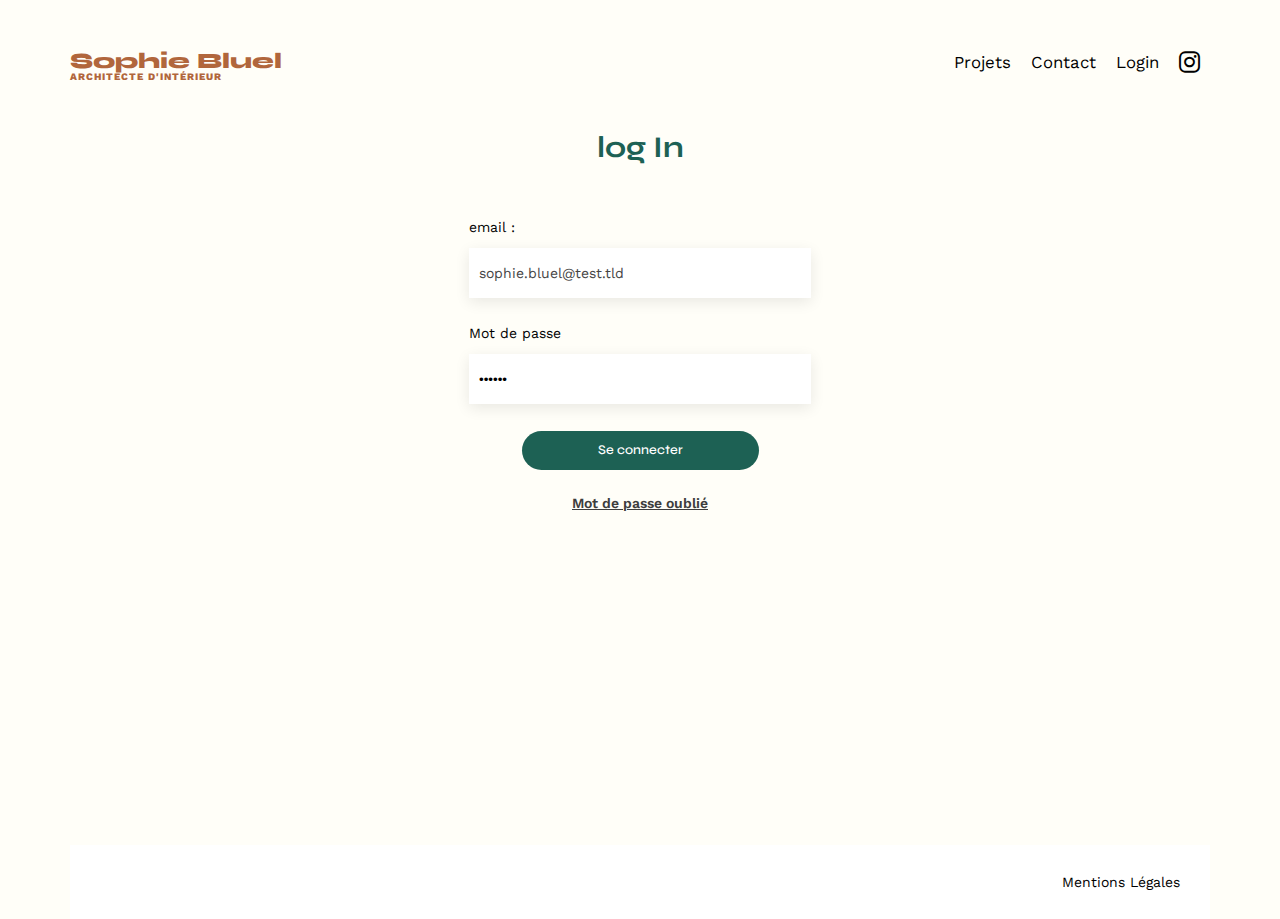
<file: FrontEnd/login.html>
<!DOCTYPE html>
<html lang="fr">
<head>
    <meta charset="UTF-8">
    <title>Sophie Bluel - Architecte d'intérieur</title>
    <meta name="viewport" content="width=device-width, initial-scale=1.0">
    <link rel="preconnect" href="https://fonts.googleapis.com">
	<link rel="preconnect" href="https://fonts.gstatic.com" crossorigin>
	<link href="https://fonts.googleapis.com/css2?family=Syne:wght@700;800&family=Work+Sans&display=swap" rel="stylesheet">
    <link rel="stylesheet" href="https://cdnjs.cloudflare.com/ajax/libs/font-awesome/6.0.0-beta3/css/all.min.css">
	<meta name="description" content="">
    <link rel="stylesheet" href="./assets/style.css">
    
</head>
<body>
    <header id="header" class="header">
        <h1>Sophie Bluel <span>ARCHITECTE D'INTÉRIEUR</span></h1>
        <nav>
            <ul>
                <li><a href="index.html#portfolio">Projets</a></li>
                <li><a href="index.html#SectionAncre" class="btn">Contact</a></li>
            
                <li><a href="login.html">Login</a></li>
                <li><a class="fa-brands fa-instagram"></a></li>
            </ul>
        </nav>

    </header>
    <main>
            <section id="login"> 
                <H2> log In</H2>
                    <form id="Connexion"> 
        
                        <label for="email">email :</label>
                        <input type="email" id="email" name="email" value="sophie.bluel@test.tld">
                        <label for="password">Mot de passe</label>
                        <input type="password" id="password" name="password" value="S0phie">
                        <input type="submit" value="Se connecter" id="btnlogin">
                </form>
                <p><a href="#">Mot de passe oublié</a></p>
        </section>  
    </main>

    <footer>
        <nav>
            <ul>
                <li>Mentions Légales</li>
            </ul>
        </nav>
    </footer>


        <script src="login.js"></script>
    </body>
    </html>
</file>
<file: FrontEnd/assets/style.css>
/* http://meyerweb.com/eric/tools/css/reset/
   v2.0 | 20110126
   License: none (public domain)
*/

html, body, div, span, applet, object, iframe,
h1, h2, h3, h4, h5, h6, p, blockquote, pre,
a, abbr, acronym, address, big, cite, code,
del, dfn, em, img, ins, kbd, q, s, samp,
small, strike, strong, sub, sup, tt, var,
b, u, i, center,
dl, dt, dd, ol, ul, li,
fieldset, form, label, legend,
table, caption, tbody, tfoot, thead, tr, th, td,
article, aside, canvas, details, embed,
figure, figcaption, footer, header, hgroup,
menu, nav, output, ruby, section, summary,
time, mark, audio, video {
	margin: 0;
	padding: 0;
	border: 0;
	font-size: 100%;
	font: inherit;
	vertical-align: baseline;
}
/* HTML5 display-role reset for older browsers */
article, aside, details, figcaption, figure,
footer, header, hgroup, menu, nav, section {
	display: block;
}
body {
	line-height: 1;
}
ol, ul {
	list-style: none;
}
blockquote, q {
	quotes: none;
}
blockquote:before, blockquote:after,
q:before, q:after {
	content: '';
	content: none;
}
table {
	border-collapse: collapse;
	border-spacing: 0;
}
/** end reset css**/



html {
	background: #FFFEF8;
}

body {
	max-width: 1140px;
	margin:auto;
	font-family: 'Work Sans' ;
	font-size: 14px;
}
header {
	display: flex;
	justify-content: space-between;
	margin: 50px 0
}
section {
	margin: 50px 0
}


h1{
	display: flex;
	flex-direction: column;
	font-family: 'Syne';
	font-size: 22px;
	font-weight: 800;
	color: #B1663C
}

h1 > span {
	font-family: 'Work Sans';
	font-size:10px;
	letter-spacing: 0.1em;

}

h2{
	font-family: 'Syne';
	font-weight: 700;
	font-size: 30px;
	color: #1D6154
}

section {
	margin: 50px 0
}


figure img {
width: 76.86px;
height: auto;
border: 5px 
}


.fa-instagram {
    font-size: 24px; 
}



button, input[type="submit"] {
	cursor: pointer;
	height: 39px;
}
input[type="text"], option, textarea, input[type="email"], #selectCategory {
	font-family: 'Work Sans';
	font-size:1em;
	color: #444444 ;  
}

nav ul {
	display: flex;
	align-items: center;
	list-style-type: none;

}
header li {
	
	padding: 0 10px;
	font-size: 1.2em;
	text-decoration: none;
}

li:hover {
	color: #B1663C;
}
#introduction {
	display: flex;
	align-items: center;
}
#introduction figure {
	flex: 1
}
#introduction img {
	display: block;
	margin: auto;
	width: 80%;
}

#introduction article {
	flex: 1
}
#introduction h2 {
	margin-bottom: 1em;
}

#introduction p {
	margin-bottom: 0.5em;
}
#portfolio h2 {
	text-align: center;
	margin-bottom: 1em;
}
.gallery {
	width: 100%;
	display: grid;
	grid-template-columns: 1fr 1fr 1fr;
	grid-column-gap: 20px;
	grid-row-gap: 20px;
}

.gallery img {
	width: 100%;

}
#contact {
	width: 50%;
margin: auto;
}
#contact > * {
	text-align: center;

}
#contact h2{
	margin-bottom: 20px;
}
#contact form {
	text-align: left;
	margin-top:30px;
	display: flex;
	flex-direction: column;
}

#contact input {
	height: 50px;
	font-size: 1.2em;
	border: none;
	box-shadow: 0px 4px 14px rgba(0, 0, 0, 0.09);
}
#contact label {
	margin: 2em 0 1em 0;
}
#contact textarea {
	border: none;
	box-shadow: 0px 4px 14px rgba(0, 0, 0, 0.09);
	padding: 10px;
	box-sizing: border-box;
}

input[type="submit"]{
	font-family: 'Syne';
	font-weight: 500;
	color: white;
	background-color: #1D6154;
	margin : 2em auto ;
	width: 237px;
	text-align: center;
	border-radius: 60px ;
	font-size: 1,2em;
	height: 39px;
	border: none;
	display: block;
	
}

.modalContent input[type="submit"] {
	position: absolute;
	right: 200px;
	left: 195px;
	top: 580px;
}


.index-footer {
position:absolute;
left: 0px;
right: 0px;

}

.index-footer nav{

	margin-right: 150px;
}

footer{
	background-color: white;
	padding: 2px;

}

footer nav {
	display: flex;
	justify-content: flex-end;
	margin: 2em;
}

#contact, #login {
	width: 30%;
	margin: auto;
}

li a {
text-decoration: none;

}

li a{
    
    color: black; 
}

#contact, #login > * {
	text-align: center;
}


#contact h2, #login h2 {
	margin-bottom: 20px;
}
#contact form, #login form {
	text-align: left;
	margin-top:30px;
	display: flex;
	flex-direction: column;
}
#contact input:not([type="submit"]), #login input:not([type="submit"]), .modal input:not([type="submit"]), #selectCategory {
	height: 50px;
	border: none;
	box-shadow: 0px 4px 14px rgba(0, 0, 0, 0.09);
	padding: 10px;
	box-sizing: border-box;
	
}
#contact label, #login label {
	margin: 2em 0 1em 0;
}


#login a {
text-decoration: underline;
font-family: 'Work Sans';
font-style: normal;
font-weight: 600;
color: #3D3D3D;;
}

#login {
	margin-top: 50px;
	margin-bottom: 335px;
}



/***** MODALE ******/


.modal {
	display: none; /* Masquer par défaut */
	position: fixed;
	top: 0;
	left: 0;
	width: 100%;
	height: 100%;
	background-color: rgba(0, 0, 0, 0.5); /* Fond sombre */
	z-index: 1000; /* Assurez-vous qu'il est au-dessus des autres éléments */
  }
  
  .modal.visible {
	display: block; /* Afficher lorsque la classe 'visible' est ajoutée */
  }
  
  .modalWrapper {
	position: relative; 
  
	padding: 20px;
	background: white;
	 border-radius: 10px;
	 width: 590px;
	 height: 650px;
	 margin-left:606px;
	 margin-top: 98px;
	 

  }

  .modalTitle {
	font-size: 26px;
	
	margin-bottom: 47px;
	position: relative;
	top: 5px;
}
  
  .modalHeader i {
	cursor: pointer;
  }

 
  .modalheader {
	display: flex;
	flex-direction: row;
	width: 100%;
	justify-content: flex-end;
}
  
H3.modalTitle {
	display: flex;
	flex-direction: row;
	flex-wrap: nowrap;
	justify-content: center;
	align-items: stretch;
	align-content: stretch;
	
}

  #galleryImages figure {
	display: inline-block;
	margin: 4px;
	position: relative;
	padding-bottom: 20px;
	
  }

  #galleryImages{
	
	padding-left : 80px;
	
	width: 80%;
	
	
  }
  
  .deleteImageBtn {
	position: absolute;
	top: -5px;
	right: 0;
	background: transparent;
	border: none;
	cursor: pointer;
	
  }
  
  .deleteImageBtn i {
	color: white;
	background-color: #000000;
padding: 3px;
border-radius: 2px;

  }
  .fa-solid.fa-xmark{
	
		background: none; 
		border: none;    
		color: black;    
		font-size: 22px;  
		cursor: pointer;  
		padding: 0;      
		margin: 0;   
		 
		
		
		
	}

	.fa-regular.fa-image{
	color: rgb(199, 199, 199);
	font-size: 76px;
	

	}
  

  
.fa-solid.fa-trash-can{
	font-size: x-small;
}


.separateur {
    height: 1px;
    background-color: #B3B3B3;
    margin: 20px 0;
	width: 66%;
	position: absolute;
	left: 105px;
	bottom: 98px;
}


  /*bouton Ajouter une photo */

#addPictureBtn {
    font-family: 'Syne';
    font-weight: 500;
    color: white;
    background-color: #1D6154; 
    border-radius: 60px; 
    border: none; 
	width: 237px;
	height: 36px;
    padding: 10px 20px; 
    font-size: 1em; 
    text-align: center; 
    margin: 20px 0; 
	position: absolute;
	right: 200px;
	left: 195px;
	top: 590px;
}

 


/* Conteneur principal de la section portfolio */
#portfolio {
    padding: 50px; 
}

/* Conteneur pour le titre et le bouton Modifier */
.portfolio-container {
	display: flex;
    justify-content: center; 
    align-items: center;
    position: relative; 
	margin-bottom: 50px;
}

/* Style pour le titre "Mes Projets" */
.portfolio-title {
    margin: 0;
	margin-right: 10px;
}

/* Style pour le texte Modifier avec l'icône */
.edit-button {
    display: flex;
    align-items: center;
    cursor: pointer;
    color: #1D6154;
	margin-top: -25px;
}

.edit-button i {
    margin-right: 5px; 
    font-size: 1.2em; 
	
	
}

#editButton {
    font-size: 1em; 
    font-weight: 700; 
}

#labelPhoto {
	display: flex;
	flex-direction: column;
	align-items: center;
	height: 182px;
	background-color: #E8F1F6;
	border-radius: 3px;
	margin-bottom: 30px;
	text-align: center;
	width: 70%;
	padding-top: 25px;
	position: relative;
	box-sizing: border-box;
	margin-left: 85px;
}

#labelPhoto p {

	font-size: smaller;
}
.TitreCategorie{
	
	display: flex;
	flex-direction: column;
	flex-wrap: nowrap;
	justify-content: flex-start;
	align-items: stretch;
	align-content: stretch;

}

.custom-button {
    display: inline-block;
    padding: 10px 20px;
    background-color: #b8b8b8d2;
    color: rgb(16, 86, 114);
    border: none;
    border-radius: 50px;
    cursor: pointer;
    text-align: center;
    text-decoration: none;
    font-size: 16px;
	margin-bottom: 10px;
}

#labelPhoto {
    text-align: center;
    position: relative;
}

#picturePreview {
    display: flex;
    justify-content: center;
    align-items: center;
    width: 100%;
   
}

#picturePreviewImg {
    max-width: 33%;
    height: auto;
    display: none; 
	position: absolute;
	top: 0px;
}

.modalContent #valider {
    background-color: grey; /* Bouton désactivé */
    color: white;
    border: none;
    padding: 10px 20px;
    cursor: not-allowed;
	height: 36px;
	position: absolute;
	right: 200px;
	left:195px;
	top: 583px;
}

.modalContent #valider:not(:disabled) {
    background-color: #1D6154; /* le bouton est activé */
    cursor: pointer;
}

.modalCloseButton {
    position: absolute;  
 right: 20px;
   
}

.modalNavButton{
	font-size: 22px; 
	cursor: pointer; 
	background: none;
	border: none; 
	
}


.categorie {
	display: flex;
	justify-content: center;
	
}

.categorie button {
	
	font-family: 'Syne';
	font-weight: bold;
	color: #1D6154;
	font-size: 15px;
    border: 1px solid #1D6154;
    border-radius: 50px;
    padding:10px 20px;
    margin: 20px 5px 50px 5px;
	background-color: rgb(250, 247, 240);	
	cursor: pointer;
}

.categorie button:hover {
	background-color: #1D6154;
	color: white;
}

.bandeau {
	background-color: black;
	display: flex;
	justify-content: center;
	padding: 10px;
	width: 100%;
	position: absolute;
	top: 0;
	right:0;

	
}

.bandeau a {
	color: white;
	text-decoration: none;
}
.bandeau i {
	margin-right: 10px;
}

 .TitreCategorie #title {
	position: absolute;
bottom: 230px;
left: 105px;
margin-bottom: 40px;
width: 414px;
display: flex;
justify-content: center;
}

.TitreCategorie #selectCategory {
	position: absolute;
	bottom: 130px;
	left: 105px;
	margin-bottom: 40px;
width: 420px;
display: flex;
justify-content: center;
}





.DeuxioSeparateur {
    height: 1px;
    background-color: #B3B3B3;
    margin: 20px 0;
	width: 66%;
	position: absolute;
	left: 105px;
	bottom: 98px;
}

.label-title {

	position: absolute;
	left: 105px;
	font-weight: 500;
	font-size: 14px;
}

.label-category {
position: absolute;
bottom: 230px;
left: 105px;

}
</file>
